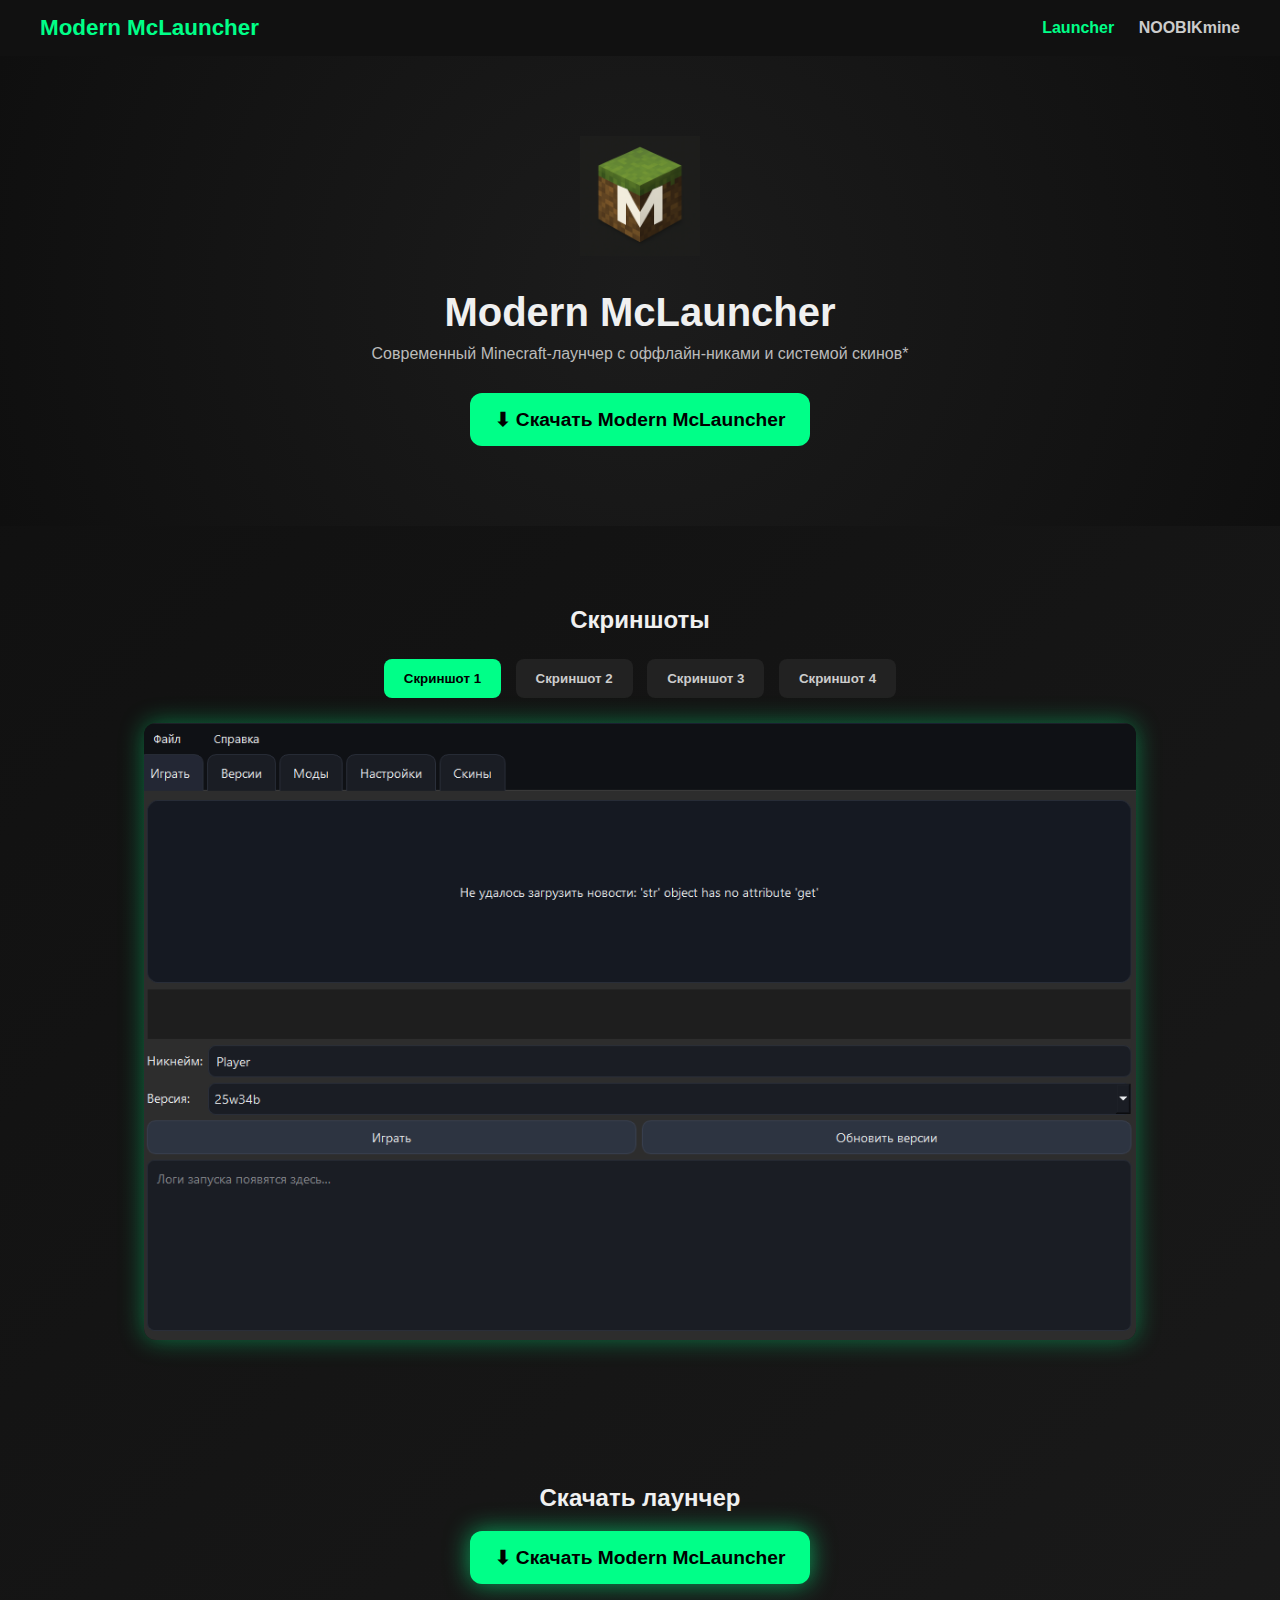
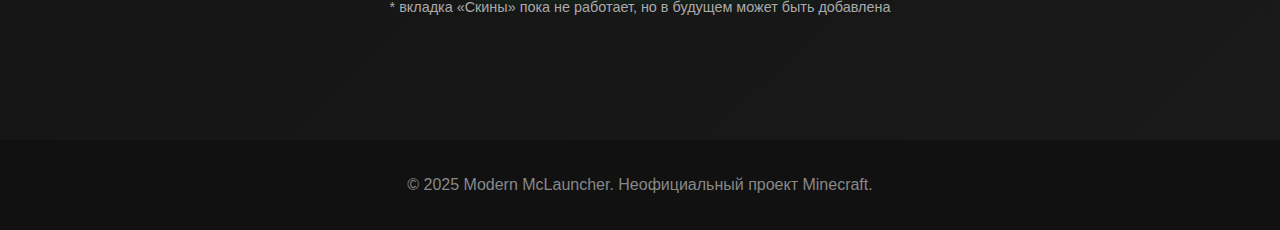
<file: index.html>
<!DOCTYPE html>
<html lang="ru">
<head>
  <meta charset="UTF-8">
  <meta name="viewport" content="width=device-width, initial-scale=1.0">
  <title>Modern McLauncher</title>
  <link rel="stylesheet" href="style.css">
  <script src="script.js" defer></script>
</head>
<body>
  <!-- Навигация -->
  <nav class="navbar">
    <div class="nav-logo">Modern McLauncher</div>
    <div class="nav-links">
      <a href="index.html" class="active">Launcher</a>
      <a href="server.html">NOOBIKmine</a>
    </div>
  </nav>

  <!-- Hero -->
  <header class="hero">
    <div class="hero-content">
      <img src="logo.png" class="hero-logo" alt="Logo">
      <h1>Modern McLauncher</h1>
      <p>Современный Minecraft-лаунчер с оффлайн-никами и системой скинов*</p>
      <a href="ModernMcLauncher.exe" class="btn big">⬇ Скачать Modern McLauncher</a>
    </div>
  </header>

  <!-- Скриншоты -->
  <section class="screenshots">
    <h2>Скриншоты</h2>
    <div class="tabs">
      <button class="tab-btn active" data-tab="1">Скриншот 1</button>
      <button class="tab-btn" data-tab="2">Скриншот 2</button>
      <button class="tab-btn" data-tab="3">Скриншот 3</button>
      <button class="tab-btn" data-tab="4">Скриншот 4</button>
    </div>
    <div class="tab-content">
      <img id="screenshot" src="1.png" alt="Скриншот лаунчера">
    </div>
  </section>

  <!-- Скачать -->
  <section class="download">
    <h2>Скачать лаунчер</h2>
    <a href="ModernMcLauncher.exe" class="btn big glow">⬇ Скачать Modern McLauncher</a>
    <p class="note">* вкладка «Скины» пока не работает, но в будущем может быть добавлена</p>
  </section>

  <footer>
    <p>© 2025 Modern McLauncher. Неофициальный проект Minecraft.</p>
  </footer>
</body>
</html>
</file>
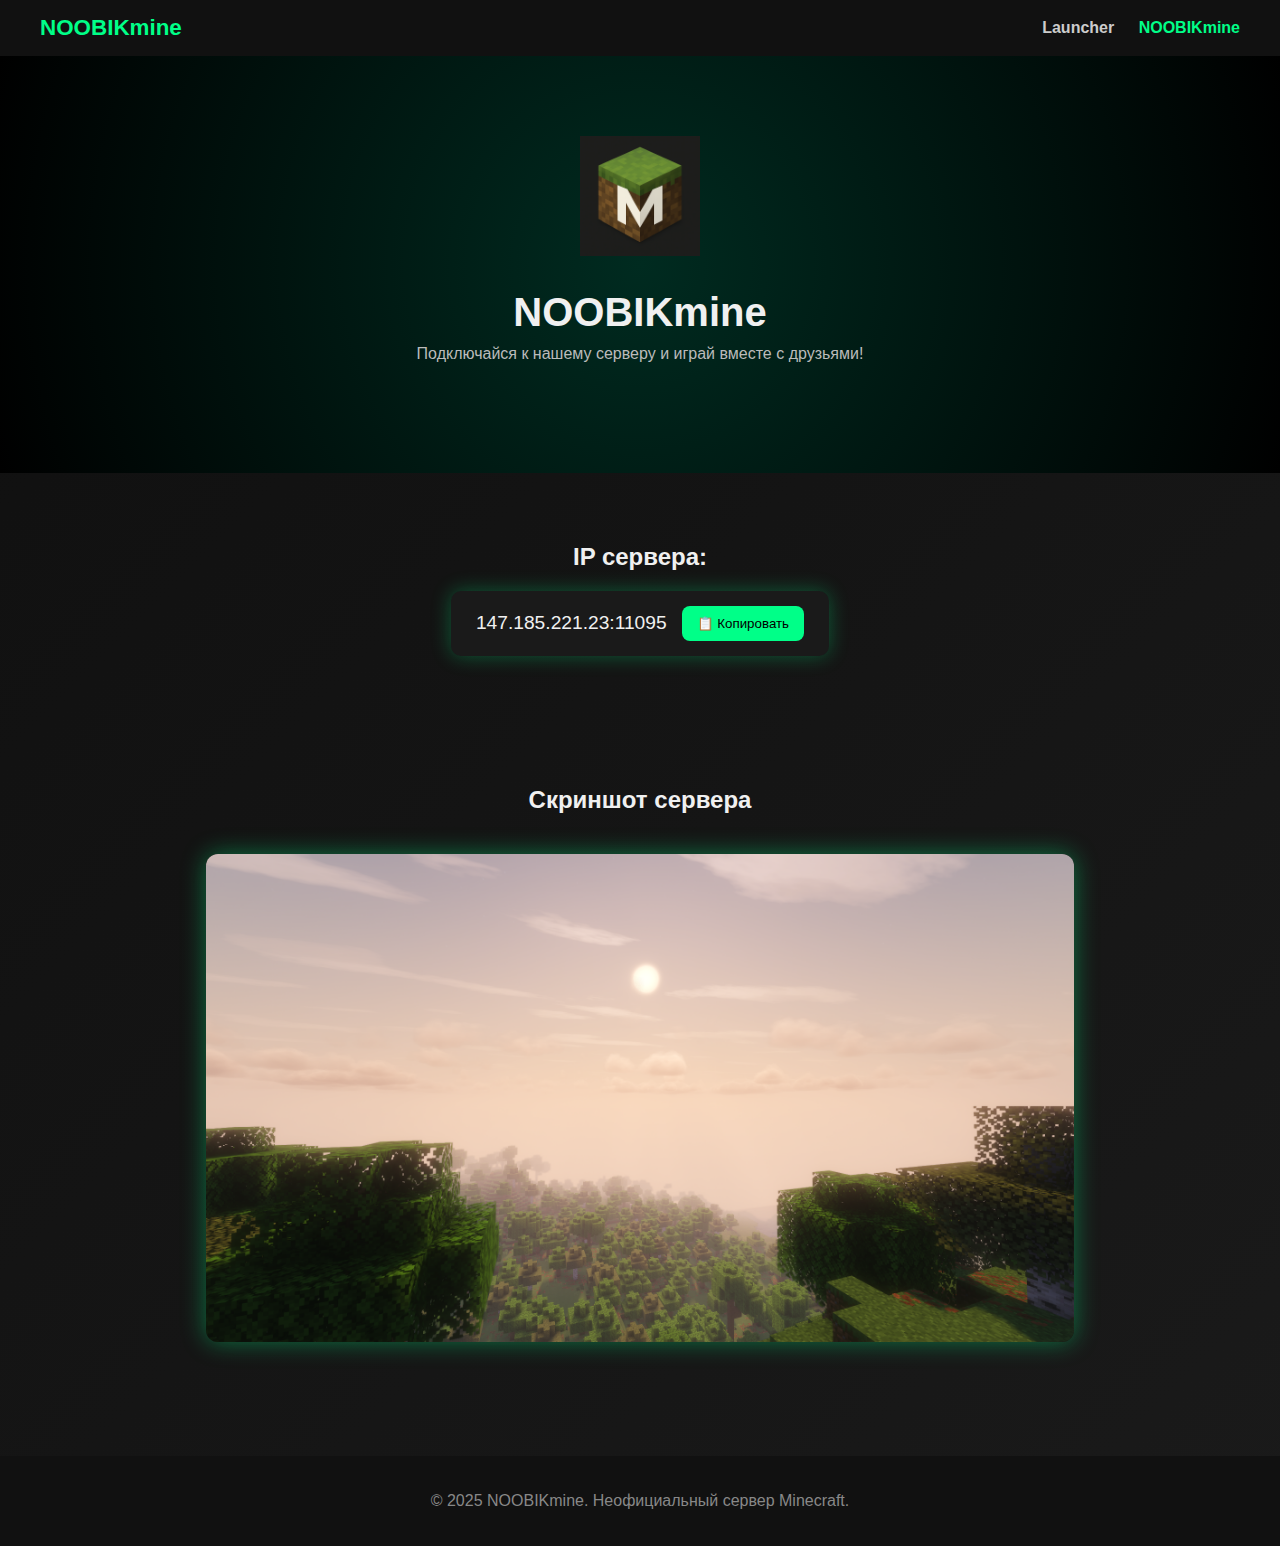
<file: server.html>
<!DOCTYPE html>
<html lang="ru">
<head>
  <meta charset="UTF-8">
  <meta name="viewport" content="width=device-width, initial-scale=1.0">
  <title>NOOBIKmine Server</title>
  <link rel="stylesheet" href="style.css">
  <script src="script.js" defer></script>
</head>
<body>
  <!-- Навигация -->
  <nav class="navbar">
    <div class="nav-logo">NOOBIKmine</div>
    <div class="nav-links">
      <a href="index.html">Launcher</a>
      <a href="server.html" class="active">NOOBIKmine</a>
    </div>
  </nav>

  <!-- Hero -->
  <header class="hero server-hero">
    <div class="hero-content">
      <img src="logo.png" class="hero-logo" alt="Logo">
      <h1>NOOBIKmine</h1>
      <p>Подключайся к нашему серверу и играй вместе с друзьями!</p>
    </div>
  </header>

  <!-- IP -->
  <section class="server-ip">
    <h2>IP сервера:</h2>
    <div class="ip-box">
      <span id="server-ip">147.185.221.23:11095</span>
      <button onclick="copyIP()">📋 Копировать</button>
    </div>
  </section>

  <!-- Скриншот -->
  <section class="screenshots">
    <h2>Скриншот сервера</h2>
    <img src="servsc.png" class="server-img" alt="Скриншот NOOBIKmine">
  </section>

  <footer>
    <p>© 2025 NOOBIKmine. Неофициальный сервер Minecraft.</p>
  </footer>
</body>
</html>
</file>
<file: style.css>
body {
  margin: 0;
  font-family: "Segoe UI", Arial, sans-serif;
  background: linear-gradient(135deg, #0f0f0f, #1a1a1a);
  color: #f0f0f0;
}

/* Навигация */
.navbar {
  display: flex;
  justify-content: space-between;
  align-items: center;
  padding: 15px 40px;
  background: #111;
  box-shadow: 0 2px 20px rgba(0, 0, 0, 0.6);
}
.nav-logo {
  font-size: 1.4rem;
  font-weight: bold;
  color: #00ff88;
}
.nav-links a {
  margin-left: 20px;
  color: #ccc;
  text-decoration: none;
  font-weight: bold;
  transition: 0.3s;
}
.nav-links a:hover, .nav-links a.active {
  color: #00ff88;
}

/* Hero */
.hero {
  text-align: center;
  padding: 80px 20px;
  background: radial-gradient(circle at center, #1c1c1c, #0f0f0f);
}
.hero-logo {
  width: 120px;
  margin-bottom: 20px;
}
.hero h1 {
  font-size: 2.5rem;
  margin: 10px 0;
}
.hero p {
  color: #bbb;
  max-width: 600px;
  margin: 0 auto 30px;
}
.server-hero {
  background: radial-gradient(circle at center, #002b20, #000);
}

/* Скриншоты */
.screenshots {
  padding: 60px 20px;
  text-align: center;
}
.tabs {
  margin-bottom: 20px;
}
.tab-btn {
  background: #222;
  border: none;
  padding: 12px 20px;
  margin: 5px;
  border-radius: 8px;
  color: #ccc;
  font-weight: bold;
  cursor: pointer;
  transition: 0.3s;
}
.tab-btn:hover, .tab-btn.active {
  background: #00ff88;
  color: #000;
}
.tab-content img {
  max-width: 80%;
  border-radius: 12px;
  box-shadow: 0 0 25px rgba(0,255,136,0.4);
  transition: opacity 0.3s;
}

/* Скачать */
.download {
  text-align: center;
  padding: 60px 20px;
}
.btn {
  display: inline-block;
  background: #00ff88;
  color: #000;
  padding: 15px 25px;
  border-radius: 12px;
  font-weight: bold;
  text-decoration: none;
  transition: 0.3s;
}
.btn:hover {
  background: #00cc66;
}
.big {
  font-size: 1.2rem;
}
.glow {
  box-shadow: 0 0 25px rgba(0,255,136,0.6);
}
.note {
  margin-top: 15px;
  font-size: 0.9rem;
  color: #aaa;
}

/* IP */
.server-ip {
  text-align: center;
  padding: 50px 20px;
}
.ip-box {
  display: inline-flex;
  align-items: center;
  gap: 15px;
  background: #1a1a1a;
  padding: 15px 25px;
  border-radius: 10px;
  font-size: 1.2rem;
  box-shadow: 0 0 20px rgba(0,255,136,0.3);
}
.ip-box button {
  background: #00ff88;
  border: none;
  padding: 10px 15px;
  border-radius: 8px;
  cursor: pointer;
  transition: 0.3s;
}
.ip-box button:hover {
  background: #00cc66;
}
.server-img {
  max-width: 70%;
  border-radius: 12px;
  margin-top: 20px;
  box-shadow: 0 0 25px rgba(0,255,136,0.4);
}

/* Footer */
footer {
  text-align: center;
  padding: 20px;
  background: #111;
  color: #888;
  margin-top: 50px;
}
</file>
